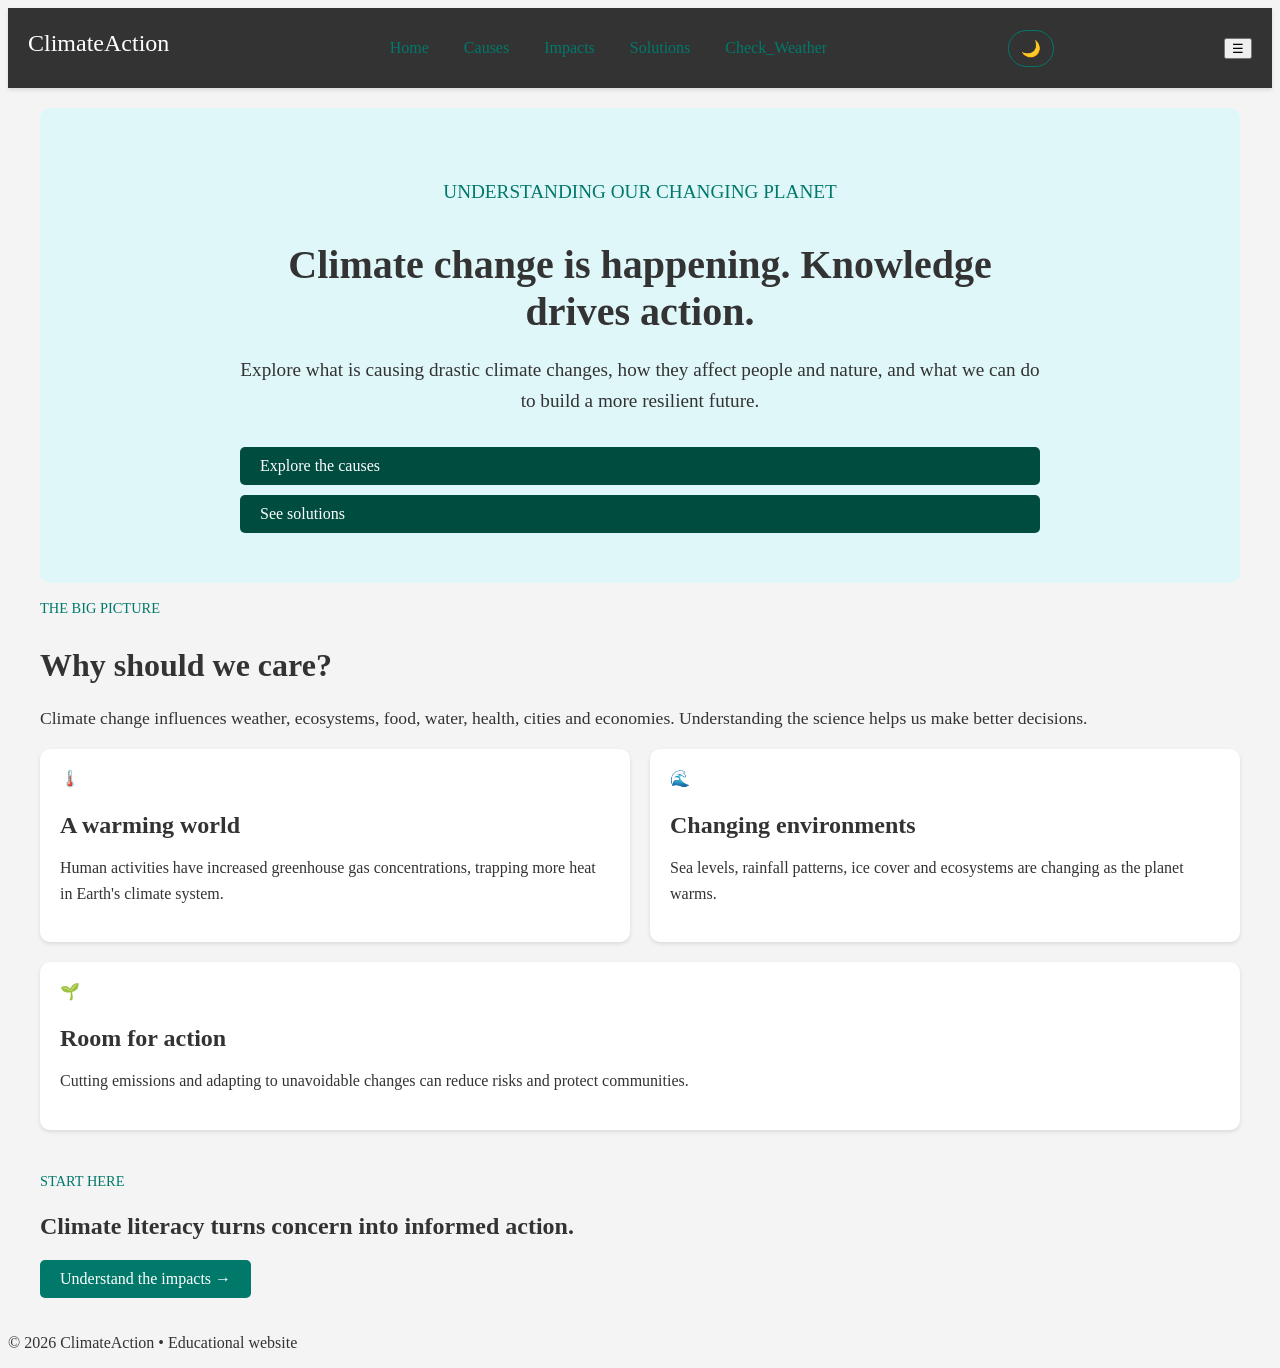
<file: index.html>
<!DOCTYPE html>
<html lang="en">
<head>
  <meta charset="UTF-8">
  <meta name="viewport" content="width=device-width, initial-scale=1.0">
  <title>Climate Change | Home</title>
  <link rel="stylesheet" href="style.css">
  <style>
    /* index.js toggles these classes; keep the page variables in sync. */
    html.dark-mode,
    html.night-mode,
    body.dark-mode,
    body.night-mode {
      --text-color: #fff;
      --breyebrow-color: #00796b;
      --logo-color: #000;
      --background-color: #000;
      --surface-color: #1f1f1f;
      --hero-color: #12383c;
    }
  </style>
</head>
<body>
<header class="site-header">
  <nav class="navbar">
    <a class="logo" href="index.html">Climate<span>Action</span></a>
   
    <ul class="nav-links">
      <li>
        <a href="index.html">Home</a>
      </li>
      <li>
        <a href="causes.html">Causes</a>
      </li>
      <li>
        <a href="effects.html">Impacts</a>
      </li>
      <li>
        <a href="solutions.html">Solutions</a>
      </li>
      <li>
        <a href="search.html">Check_Weather</a>
      </li>
    </ul>
    <button id="darkModeToggle" class="theme-toggle" type="button" data-theme-toggle aria-pressed="false" aria-label="Switch to night mode">🌙</button>
    <button class="menu" type="button" aria-label="Toggle navigation" aria-expanded="false">☰</button>
  </nav>
  
</header>

<main>
  <section class="hero">
    <div class="hero-content">
      <p class="eyebrow">UNDERSTANDING OUR CHANGING PLANET</p>
      <h1>Climate change is happening. <span>Knowledge drives action.</span></h1>
      <p>Explore what is causing drastic climate changes, how they affect people and nature, and what we can do to build a more resilient future.</p>
      <div class="hero-actions">
        <a class="btn primary" href="causes.html">Explore the causes</a>
        <a class="btn secondary" href="solutions.html">See solutions</a>
      </div>
    </div>
  </section>

  <section class="section">
    <div class="section-heading">
      <p class="eyebrow">THE BIG PICTURE</p>
      <h2>Why should we care?</h2>
      <p>Climate change influences weather, ecosystems, food, water, health, cities and economies. Understanding the science helps us make better decisions.</p>
    </div>
    <div class="cards three">
      <article class="card"><div class="icon">🌡️</div><h3>A warming world</h3><p>Human activities have increased greenhouse gas concentrations, trapping more heat in Earth's climate system.</p></article>
      <article class="card"><div class="icon">🌊</div><h3>Changing environments</h3><p>Sea levels, rainfall patterns, ice cover and ecosystems are changing as the planet warms.</p></article>
      <article class="card"><div class="icon">🌱</div><h3>Room for action</h3><p>Cutting emissions and adapting to unavoidable changes can reduce risks and protect communities.</p></article>
    </div>
  </section>

  <section class="callout">
    <div><p class="eyebrow">START HERE</p><h2>Climate literacy turns concern into informed action.</h2></div>
    <a class="btn primary" href="effects.html">Understand the impacts →</a>
  </section>
</main>

<footer><p>© 2026 ClimateAction • Educational website</p></footer>
<script src="index.js"></script>
</body>
</html>
</file>
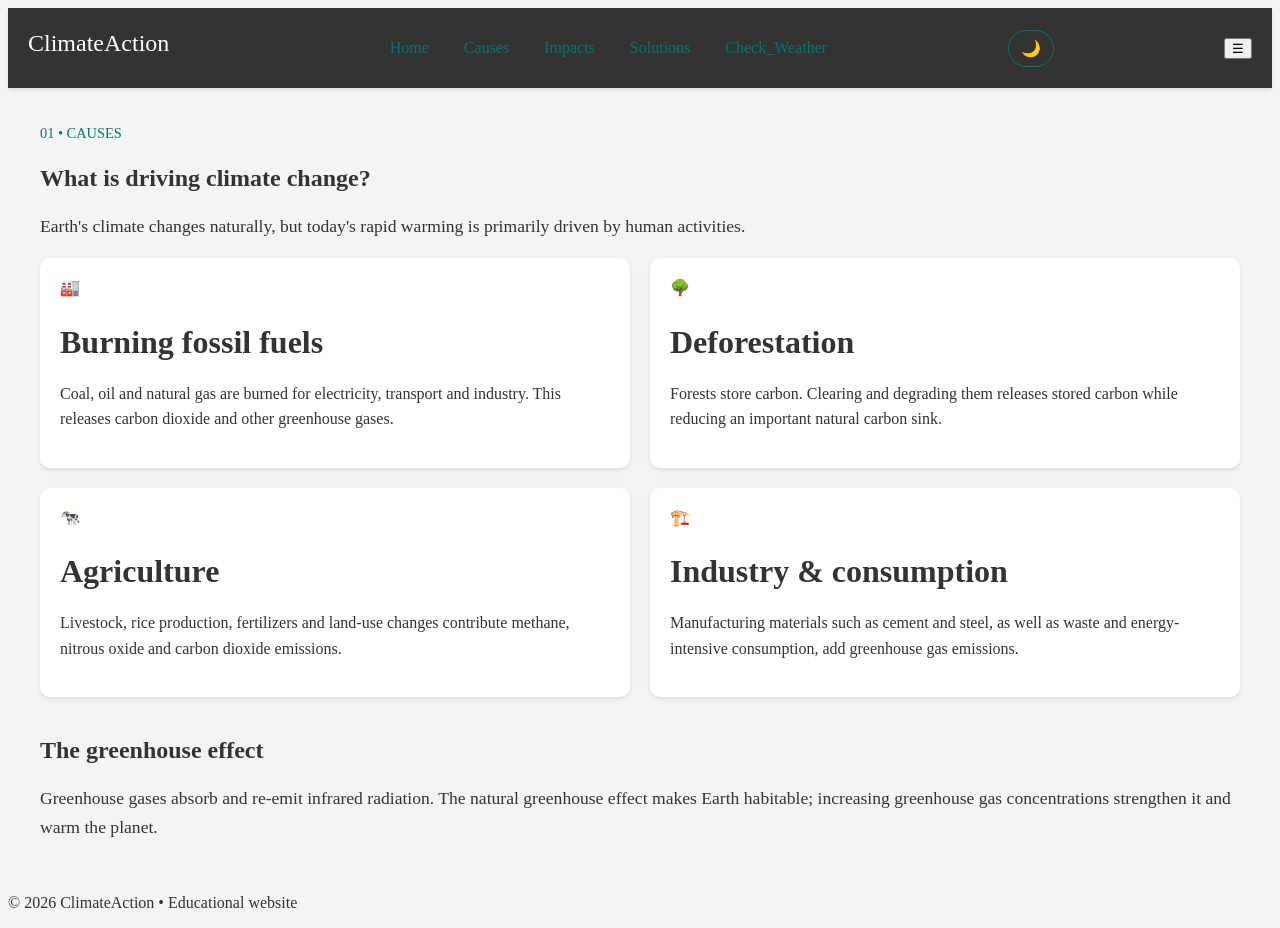
<file: causes.html>
<!DOCTYPE html>
<html lang="en">
<head>
  <meta charset="UTF-8">
  <meta name="viewport" content="width=device-width, initial-scale=1.0">
  <title>Climate Change | Causes</title>
  <link rel="stylesheet" href="style.css">
  <style>
    /* index.js toggles these classes; keep the page variables in sync. */
    html.dark-mode,
    html.night-mode,
    body.dark-mode,
    body.night-mode {
      --text-color: #fff;
      --breyebrow-color: #00796b;
      --logo-color: #000;
      --background-color: #000;
      --surface-color: #1f1f1f;
      --hero-color: #12383c;
    }
  </style>
</head>
<body>
<header class="site-header">
  <nav class="navbar">
    <a class="logo" href="index.html">Climate<span>Action</span></a>
    
    <ul class="nav-links">
      <li>
        <a href="index.html">Home</a>
      </li>
      <li>
        <a href="causes.html">Causes</a>
      </li>
      <li>
        <a href="effects.html">Impacts</a>
      </li>
      <li>
        <a href="solutions.html">Solutions</a>
      </li>
      <li>
        <a href="search.html">Check_Weather</a>
      </li>
    </ul>
   <button id="darkModeToggle" class="theme-toggle" type="button" data-theme-toggle aria-pressed="false" aria-label="Switch to night mode">🌙</button>
     <button class="menu" aria-label="Toggle navigation" aria-expanded="false">☰</button>
  </nav>
</header>

<main>
  <section class="page-banner">
    <p class="eyebrow">01 • CAUSES</p>
    <h1>What is driving climate change?</h1>
    <p>Earth's climate changes naturally, but today's rapid warming is primarily driven by human activities.</p>
  </section>
  <section class="section">
    <div class="cards two">
      <article class="card">
        <div class="icon">🏭</div>
        <h2>Burning fossil fuels</h2>
        <p>Coal, oil and natural gas are burned for electricity, transport and industry. This releases carbon dioxide and other greenhouse gases.</p>
      </article>
      <article class="card">
        <div class="icon">🌳</div>
        <h2>Deforestation</h2>
        <p>Forests store carbon. Clearing and degrading them releases stored carbon while reducing an important natural carbon sink.</p>
      </article>
      <article class="card">
        <div class="icon">🐄</div>
        <h2>Agriculture</h2>
        <p>Livestock, rice production, fertilizers and land-use changes contribute methane, nitrous oxide and carbon dioxide emissions.</p>
      </article>
      <article class="card">
        <div class="icon">🏗️</div>
        <h2>Industry & consumption</h2>
        <p>Manufacturing materials such as cement and steel, as well as waste and energy-intensive consumption, add greenhouse gas emissions.</p>
      </article>
    </div>
  </section>
  <section class="fact-box"><h2>The greenhouse effect</h2><p>Greenhouse gases absorb and re-emit infrared radiation. The natural greenhouse effect makes Earth habitable; increasing greenhouse gas concentrations strengthen it and warm the planet.</p></section>
</main>
<footer><p>© 2026 ClimateAction • Educational website</p></footer>
<script src="index.js"></script>
</body>
</html>
</file>
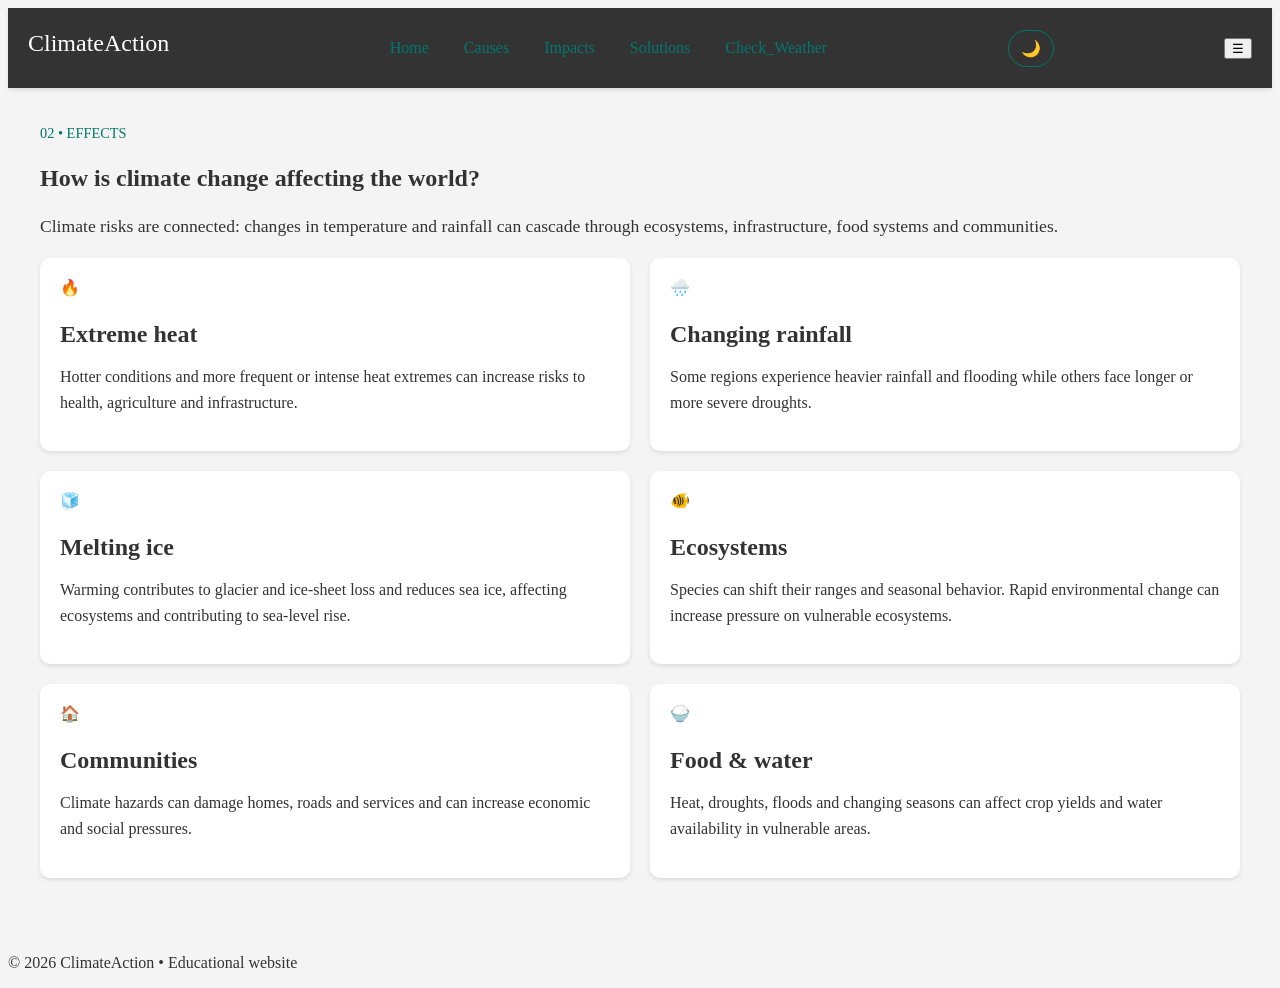
<file: effects.html>
<!DOCTYPE html>
<html lang="en">
<head>
  <meta charset="UTF-8">
  <meta name="viewport" content="width=device-width, initial-scale=1.0">
  <title>Climate Change | Effects</title>
  <link rel="stylesheet" href="style.css">
  <style>
    /* index.js toggles these classes; keep the page variables in sync. */
    html.dark-mode,
    html.night-mode,
    body.dark-mode,
    body.night-mode {
      --text-color: #fff;
      --breyebrow-color: #00796b;
      --logo-color: #000;
      --background-color: #000;
      --surface-color: #1f1f1f;
      --hero-color: #12383c;
    }
  </style>
</head>
<body>
<header class="site-header">
  <nav class="navbar">
    <a class="logo" href="index.html">Climate<span>Action</span></a>
    <ul class="nav-links">
      <li>
        <a href="index.html">Home</a>
      </li>
      <li>
        <a href="causes.html">Causes</a>
      </li>
      <li>
        <a href="effects.html">Impacts</a>
      </li>
      <li>
        <a href="solutions.html">Solutions</a>
      </li>
      <li>
        <a href="search.html">Check_Weather</a>
      </li>
    </ul>
   <button id="darkModeToggle" class="theme-toggle" type="button" data-theme-toggle aria-pressed="false" aria-label="Switch to night mode">🌙</button>
     <button class="menu" aria-label="Toggle navigation" aria-expanded="false">☰</button>
  </nav>
</header>

<main>
  <section class="page-banner">
    <p class="eyebrow">02 • EFFECTS</p>
    <h1>How is climate change affecting the world?</h1>
    <p>Climate risks are connected: changes in temperature and rainfall can cascade through ecosystems, infrastructure, food systems and communities.</p>
  </section>
  <section class="section">
    <div class="cards three">
      <article class="card">
        <div class="icon">🔥</div>
        <h3>Extreme heat</h3>
        <p>Hotter conditions and more frequent or intense heat extremes can increase risks to health, agriculture and infrastructure.</p>
      </article>
      <article class="card">
        <div class="icon">🌧️</div>
        <h3>Changing rainfall</h3>
        <p>Some regions experience heavier rainfall and flooding while others face longer or more severe droughts.</p>
      </article>
      <article class="card">
        <div class="icon">🧊</div>
        <h3>Melting ice</h3>
        <p>Warming contributes to glacier and ice-sheet loss and reduces sea ice, affecting ecosystems and contributing to sea-level rise.</p>
      </article>
      <article class="card">
        <div class="icon">🐠</div>
        <h3>Ecosystems</h3>
        <p>Species can shift their ranges and seasonal behavior. Rapid environmental change can increase pressure on vulnerable ecosystems.</p>
      </article>
      <article class="card">
        <div class="icon">🏠</div>
        <h3>Communities</h3>
        <p>Climate hazards can damage homes, roads and services and can increase economic and social pressures.</p>
      </article>
      <article class="card">
        <div class="icon">🍚</div>
        <h3>Food & water</h3>
        <p>Heat, droughts, floods and changing seasons can affect crop yields and water availability in vulnerable areas.</p>
      </article>
    </div>
  </section>
</main>
<footer><p>© 2026 ClimateAction • Educational website</p></footer>
<script src="index.js"></script>
</body>
</html>
</file>
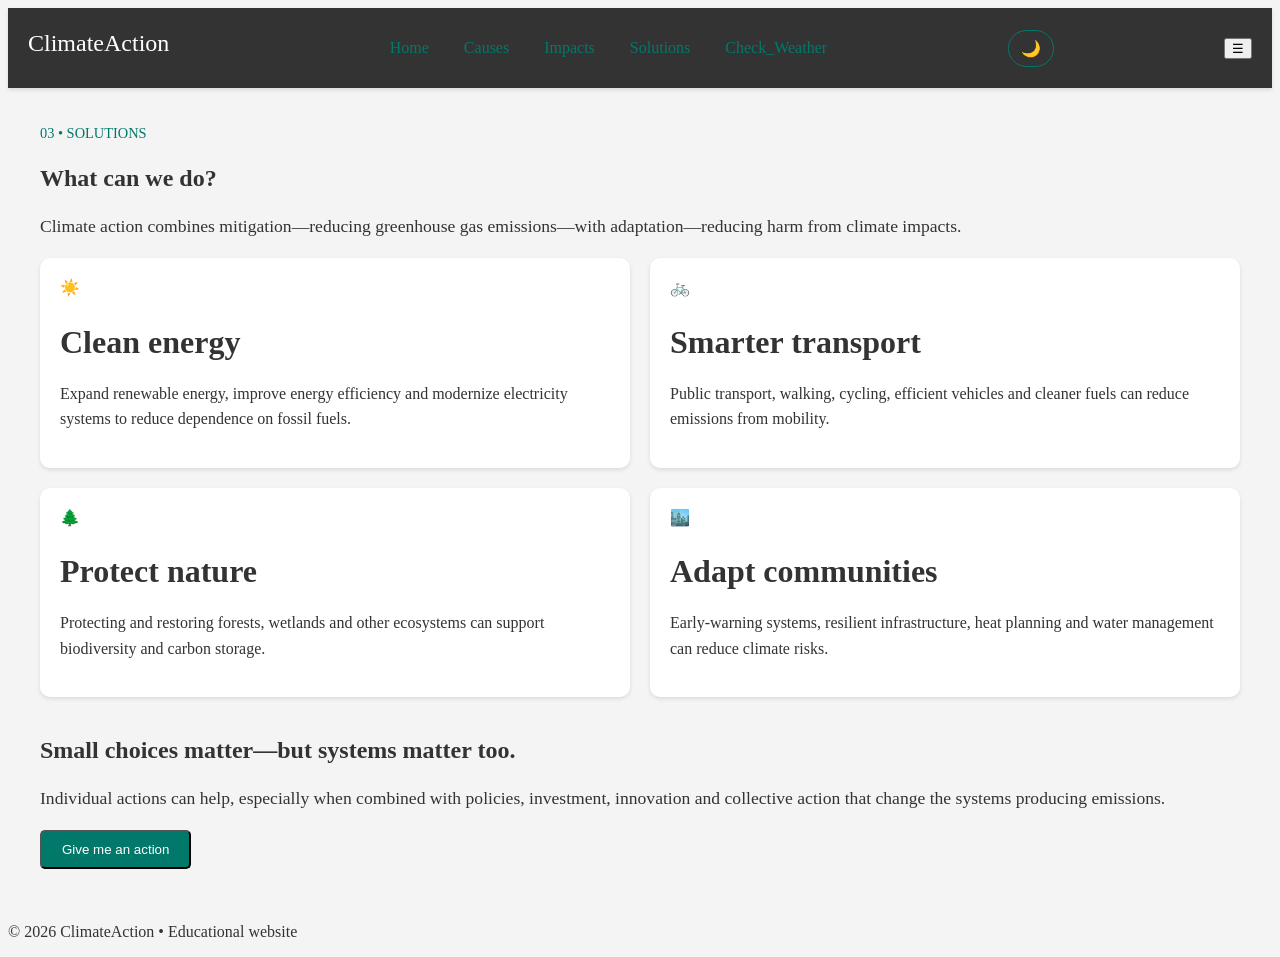
<file: solutions.html>
<!DOCTYPE html>
<html lang="en">
<head>
  <meta charset="UTF-8">
  <meta name="viewport" content="width=device-width, initial-scale=1.0">
  <title>Climate Change | Solutions</title>
  <link rel="stylesheet" href="style.css">
  <style>
    /* index.js toggles these classes; keep the page variables in sync. */
    html.dark-mode,
    html.night-mode,
    body.dark-mode,
    body.night-mode {
      --text-color: #fff;
      --breyebrow-color: #00796b;
      --logo-color: #000;
      --background-color: #000;
      --surface-color: #1f1f1f;
      --hero-color: #12383c;
    }
  </style>
</head>
<body>
<header class="site-header">
  <nav class="navbar">
    <a class="logo" href="index.html">Climate<span>Action</span></a>
   
    <ul class="nav-links">
      <li>
        <a href="index.html">Home</a>
      </li>
      <li>
        <a href="causes.html">Causes</a>
      </li>
      <li>
        <a href="effects.html">Impacts</a>
      </li>
      <li>
        <a href="solutions.html">Solutions</a>
      </li>
      <li>
        <a href="search.html">Check_Weather</a>
      </li>
    </ul>
 <button id="darkModeToggle" class="theme-toggle" type="button" data-theme-toggle aria-pressed="false" aria-label="Switch to night mode">🌙</button>
     <button class="menu" aria-label="Toggle navigation" aria-expanded="false">☰</button>
  </nav>
</header>

<main>
  <section class="page-banner">
    <p class="eyebrow">03 • SOLUTIONS</p>
    <h1>What can we do?</h1>
    <p>Climate action combines mitigation—reducing greenhouse gas emissions—with adaptation—reducing harm from climate impacts.</p>
  </section>
  <section class="section">
    <div class="cards two">
      <article class="card">
        <div class="icon">☀️</div>
        <h2>Clean energy</h2>
        <p>Expand renewable energy, improve energy efficiency and modernize electricity systems to reduce dependence on fossil fuels.</p>
      </article>
      <article class="card">
        <div class="icon">🚲</div>
        <h2>Smarter transport</h2>
        <p>Public transport, walking, cycling, efficient vehicles and cleaner fuels can reduce emissions from mobility.</p>
      </article>
      <article class="card">
        <div class="icon">🌲</div>
        <h2>Protect nature</h2>
        <p>Protecting and restoring forests, wetlands and other ecosystems can support biodiversity and carbon storage.</p>
      </article>
      <article class="card">
        <div class="icon">🏙️</div>
        <h2>Adapt communities</h2>
        <p>Early-warning systems, resilient infrastructure, heat planning and water management can reduce climate risks.</p>
      </article>
    </div>
  </section>
  <section class="action-panel">
    <h2>Small choices matter—but systems matter too.</h2>
    <p>Individual actions can help, especially when combined with policies, investment, innovation and collective action that change the systems producing emissions.</p>
    <button id="actionBtn" class="btn primary">Give me an action</button>
    <p id="actionTip" class="action-tip" aria-live="polite"></p>
  </section>
</main>
<footer><p>© 2026 ClimateAction • Educational website</p></footer>
<script src="index.js"></script>

</script>
</body>
</html>
</file>
<file: style.css>
:root{
    --text-color:#333;
    --breyebrow-color:#00796b;
    --logo-color:#fff;
    --background-color:#f4f4f4;
    --surface-color:#fff;
    --hero-color:#e0f7fa;

}
.darkmode{
     --text-color:#fff;
    --breyebrow-color:#00796b;
    --logo-color:#fff;
    --background-color:black;
    --surface-color:#1f1f1f;
    --hero-color:#12383c;
}

body{
   color: var(--text-color);
   background-color: var(--background-color);
   transition: color 0.3s ease, background-color 0.3s ease;

}
.navbar{
    background-color: var(--text-color);
    display: flex;
    justify-content: space-between;
    align-items: center;
    padding: 10px 20px;
}
.site-header {
    position: sticky;
    top: 0;
    box-shadow: 0 2px 4px rgba(0, 0, 0, 0.1);
    background-color: var(--logo-color);

}
.nav-links{
    display: flex;
    gap: 15px;
    list-style: none;
}
.nav-links a{
    color: var(--breyebrow-color);
    text-decoration: none;
    padding: 5px 10px;
    border-radius: 5px;
    display: block;
}
.menu-toggle {
    display: none;
    flex-direction: column;
    cursor: pointer;
    font-size: 24px;
}
.theme-toggle {
    border: 1px solid var(--breyebrow-color);
    border-radius: 999px;
    padding: 8px 12px;
    color: var(--text-color);
    background-color: transparent;
    cursor: pointer;
    font-size: 1rem;
}
.theme-toggle:hover,
.theme-toggle:focus-visible {
    background-color: var(--breyebrow-color);
    color: var(--logo-color);
}
main {
    padding: 20px;
    max-width: 1200px;
    margin: 0 auto;
}
.hero {
    text-align: center;
    padding: 50px 20px;
    background-color: var(--hero-color);
    border-radius: 10px;
}
.hero-content{
    max-width: 800px;
    margin: 0 auto;
}
.hero h1 {
    font-size: 2.5em;
    margin-bottom: 20px;
}
.hero p {
    font-size: 1.2em;
    margin-bottom: 30px;
}
.hero button {
    padding: 10px 20px;
    font-size: 1em;
    background-color: var(--breyebrow-color);
    color: var(--logo-color);
    border: none;
    border-radius: 5px;
    cursor: pointer;
}
.hero-actions a { 
    background-color: #004d40;
    text-decoration: none;
    padding: 10px 20px;
    border-radius: 5px;
    display: flex;
    margin-top: 10px;
    flex-wrap: wrap;
    gap: 10px;
}
.btn {
    background-color: var(--breyebrow-color);
    color: var(--logo-color);
    text-decoration: none;
    padding: 10px 20px;
    border-radius: 5px;
    display: inline-block;
}
.logo {
    font-size: 1.5em;
    margin-bottom: 10px;
    text-decoration: none;
    color: var(--logo-color);
}
.section {
    margin-bottom: 40px;
}
.section h2 {
    font-size: 2em;
    margin-bottom: 20px;
}
section p {
    font-size: 1.1em;
    line-height: 1.6;
}
section img {
    max-width: 100%;
    height: auto;
    border-radius: 10px;
}
section .content {
    display: flex;
    flex-wrap: wrap;
    gap: 20px;
}
section .content > div {
    flex: 1 1 300px;
}
section-heading {
    font-size: 1.5em;
    margin-bottom: 10px;
}
.eyebrow {
    text-transform: uppercase;
    font-size: 0.9em;
    color: var(--breyebrow-color);
    margin-bottom: 5px;
}
.cards {
    display: flex;
    flex-wrap: wrap;
    gap: 20px;
}
.cards.three {
    justify-content: space-between;
}
.cards.two {
    justify-content: space-between;
}
.card {
    background-color: var(--surface-color);
    padding: 20px;
    border-radius: 10px;
    box-shadow: 0 2px 4px rgba(0, 0, 0, 0.1);
    flex: 1 1 calc(33.333% - 20px);
}
.card h3 {
    font-size: 1.5em;
    margin-bottom: 10px;
}
.card p {
    font-size: 1em;
    line-height: 1.6;
}
.card h3 {
    font-size: 1.5em;
    margin-bottom: 10px;
}
callout {
    background-color: var(--breyebrow-color);
    color: var(--logo-color);
    padding: 20px;
    border-radius: 10px;
    text-align: center;
}
page-footer {
    background-color: var(--text-color);
    color: var(--logo-color);
    text-align: center;
    padding: 20px;
}
page-banner {
    background-color: #004d40;
    color: var(--logo-color);
    text-align: center;
    padding: 20px;
}
.primary{
    background-color: var(--breyebrow-color);
    color: var(--logo-color);
}
.secondary{
    background-color: #004d40;
    color: var(--logo-color);
}
@media(max-width:760px){
    .menu-toggle{
        display:block
    }
    .nav-links{
        display:none;
        position:absolute;
        top:72px;
        left:0;
        right:0;
        background:var(--background-color);
        padding:10px 20px 18px;
        box-shadow:0 8px 16px rgba(0,0,0,.08);
        flex-direction:column
    }
    .nav-links.open{
        display:flex
    }
    .nav-links a{
        padding:12px
    }
    .hero{
        min-height:540px
    }
    .cards.three,.cards.two{
        grid-template-columns:1fr
    }
    .callout{
        margin:10px 20px 55px;
        padding:28px;
        display:block
    }
    .callout .btn{
        margin-top:20px
    }
    .section{
        padding:60px 20px
    }
    .page-banner{
        padding:65px 20px
    }
    .hero-content{
        padding:65px 20px
    }
}
</file>
